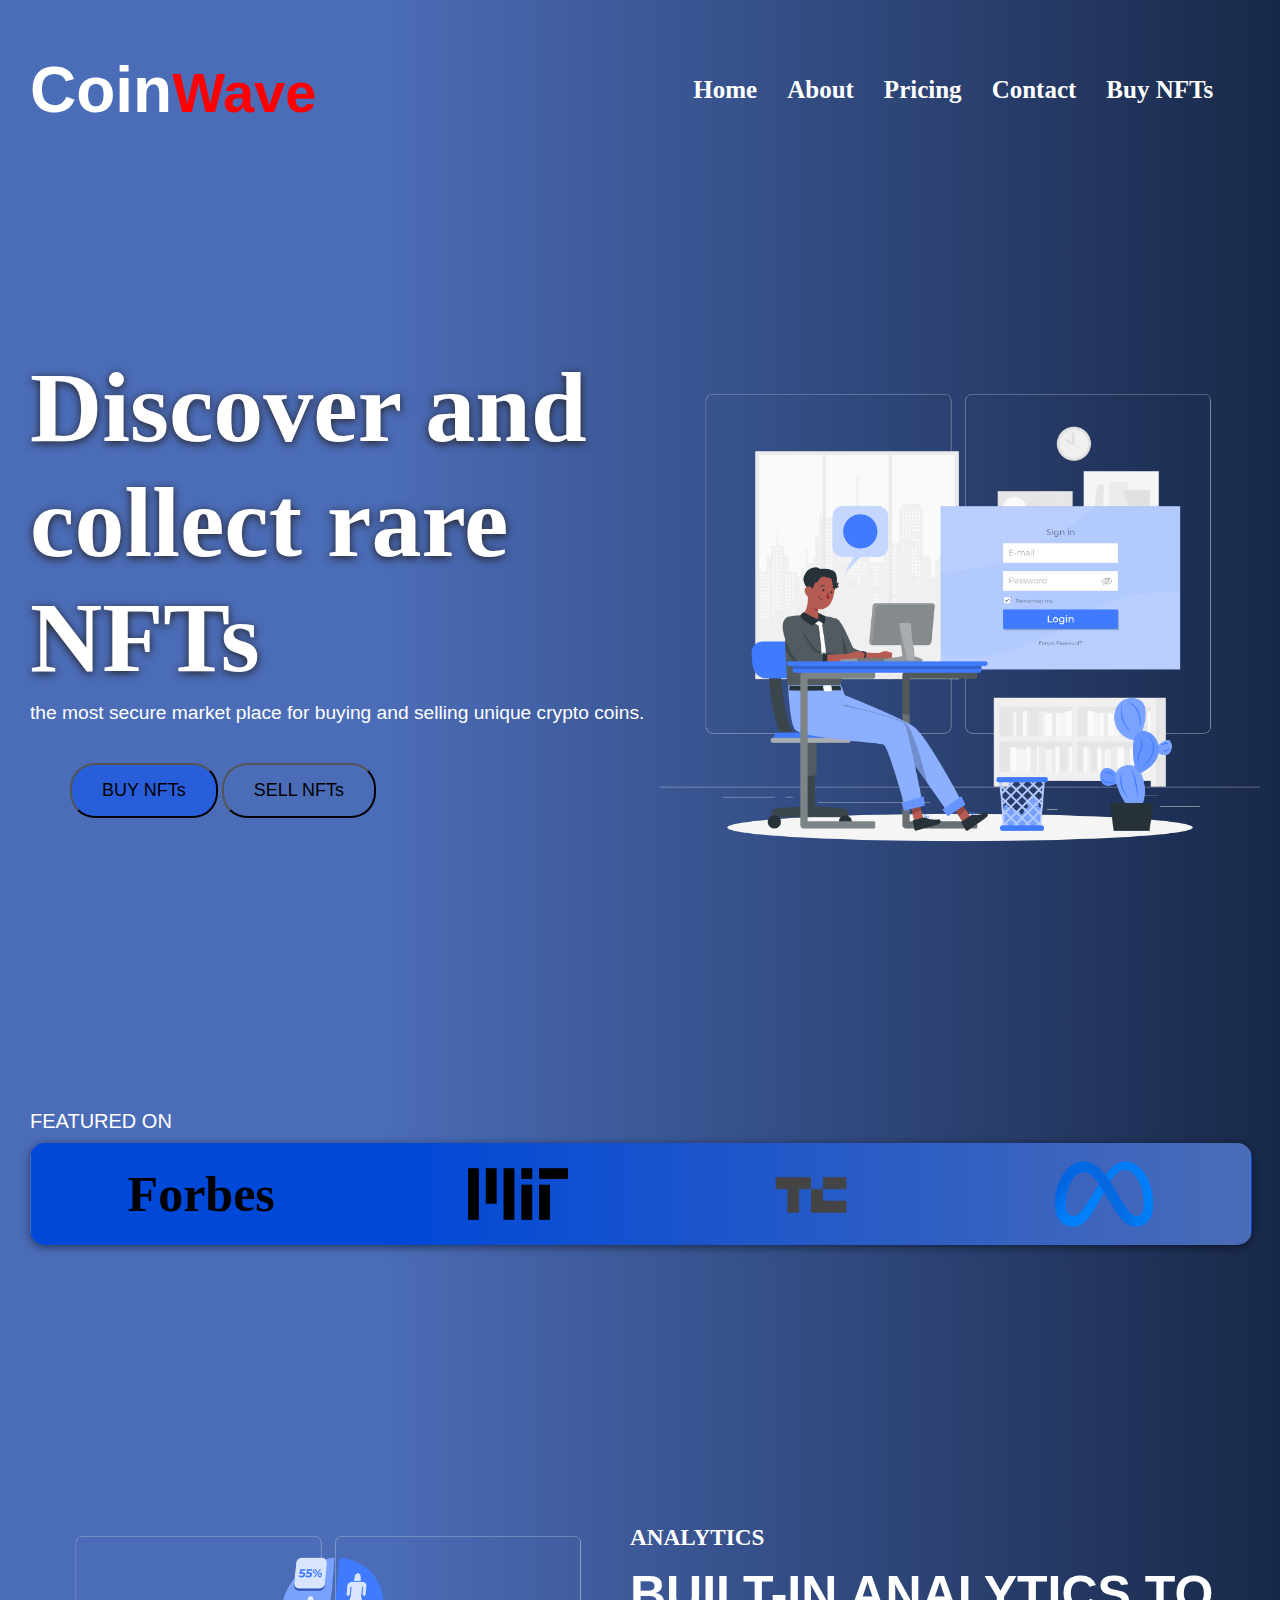
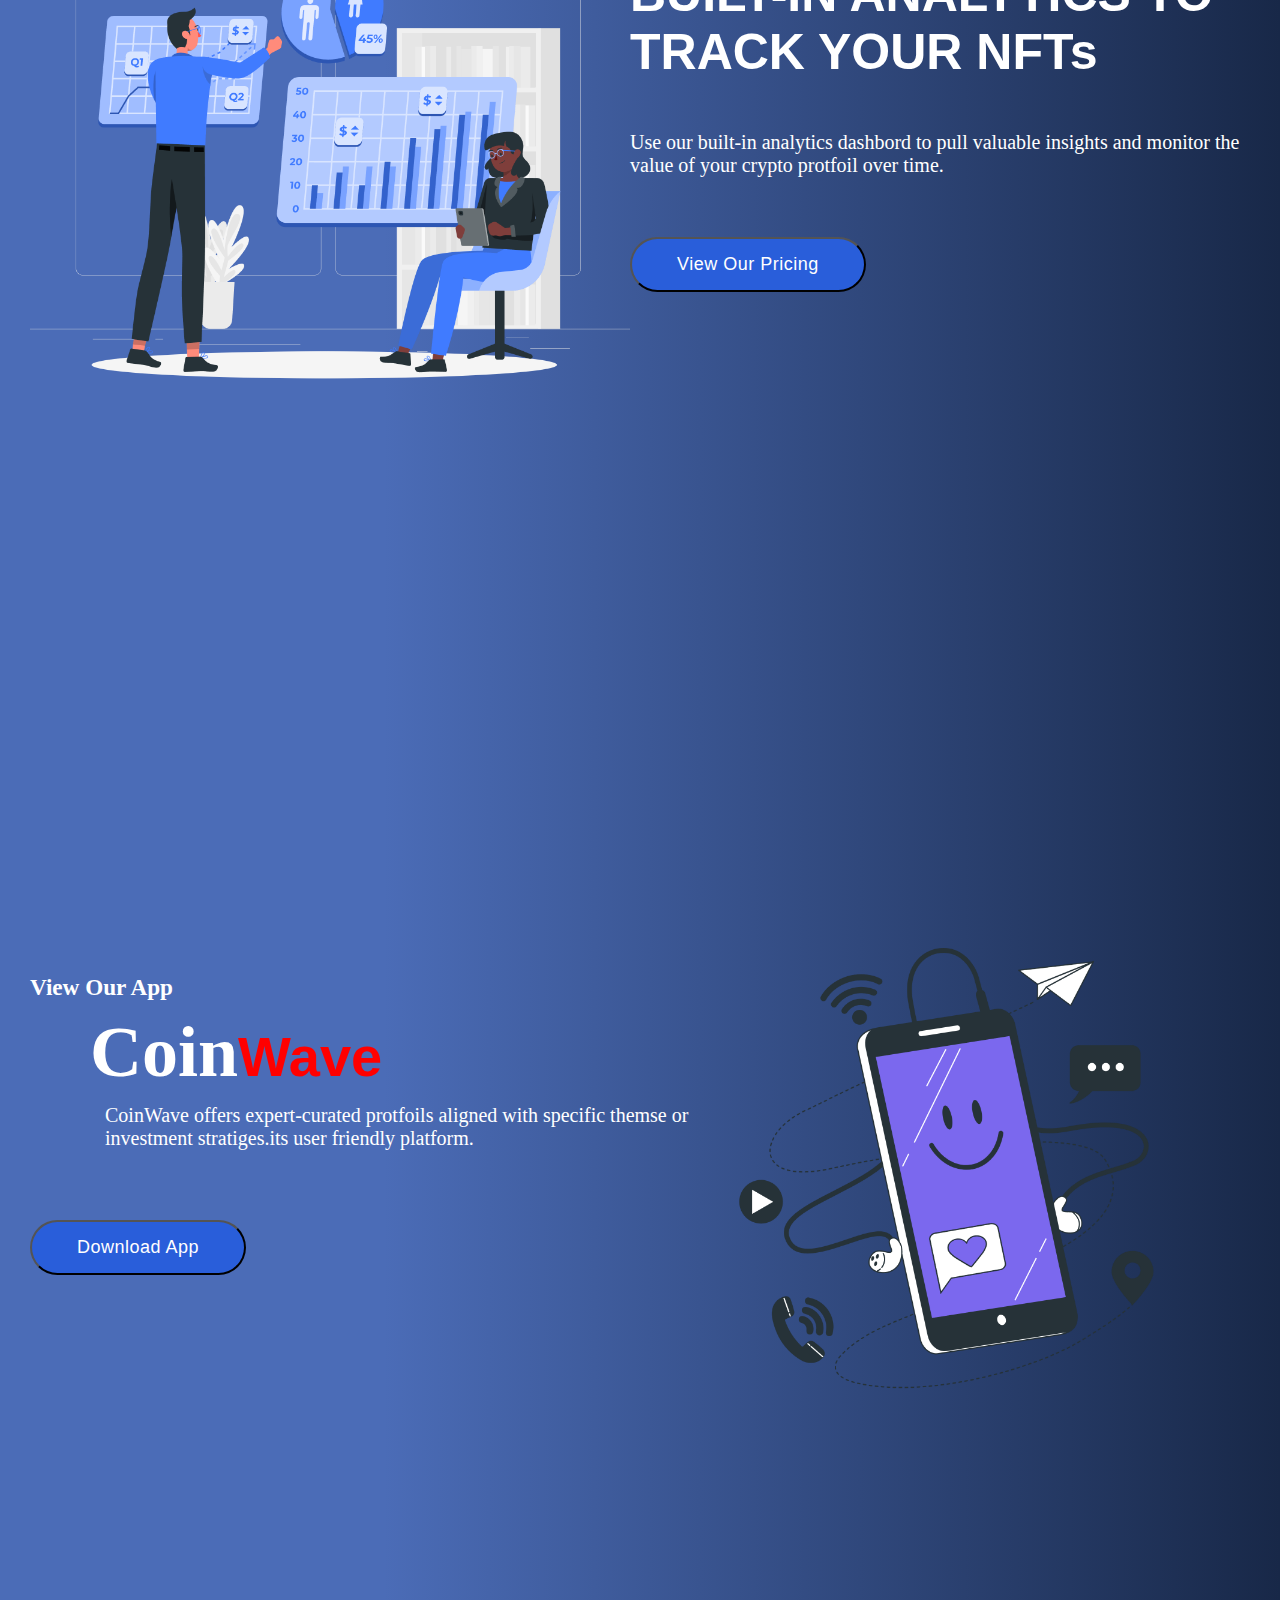
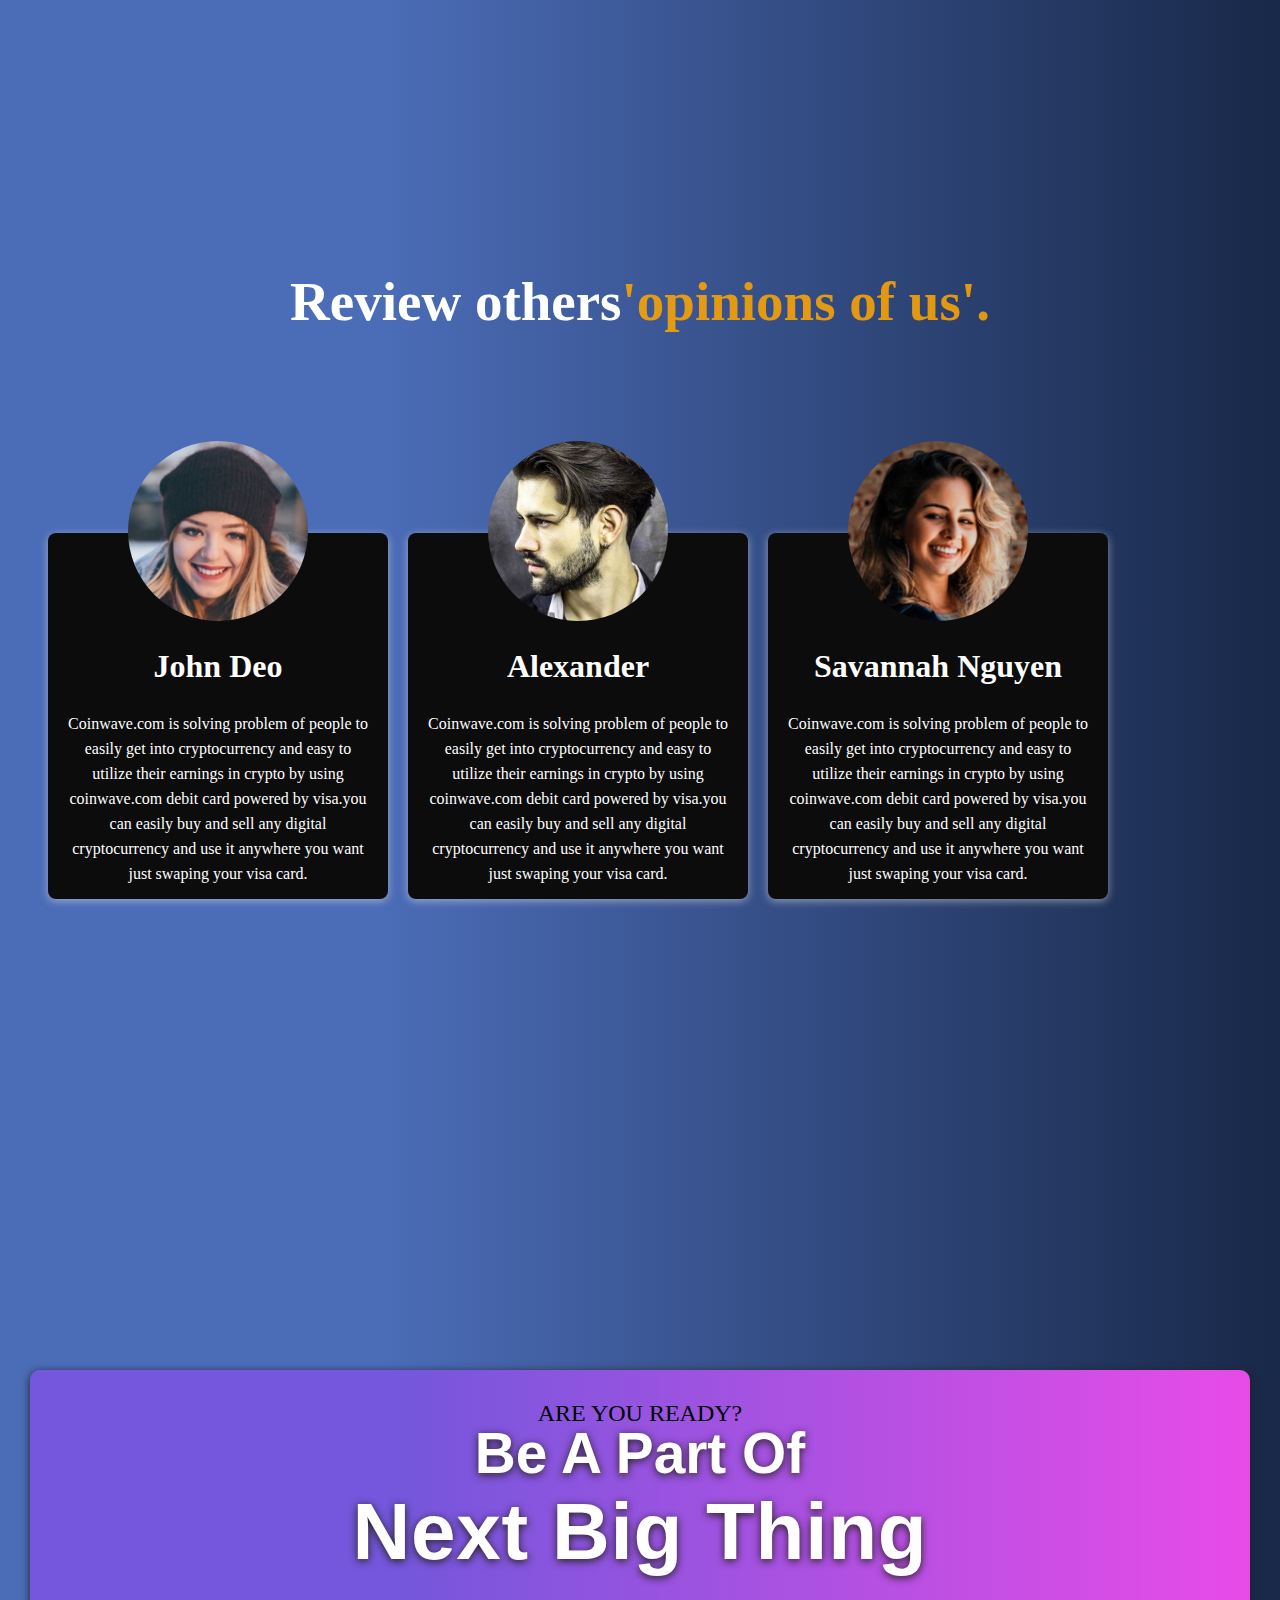
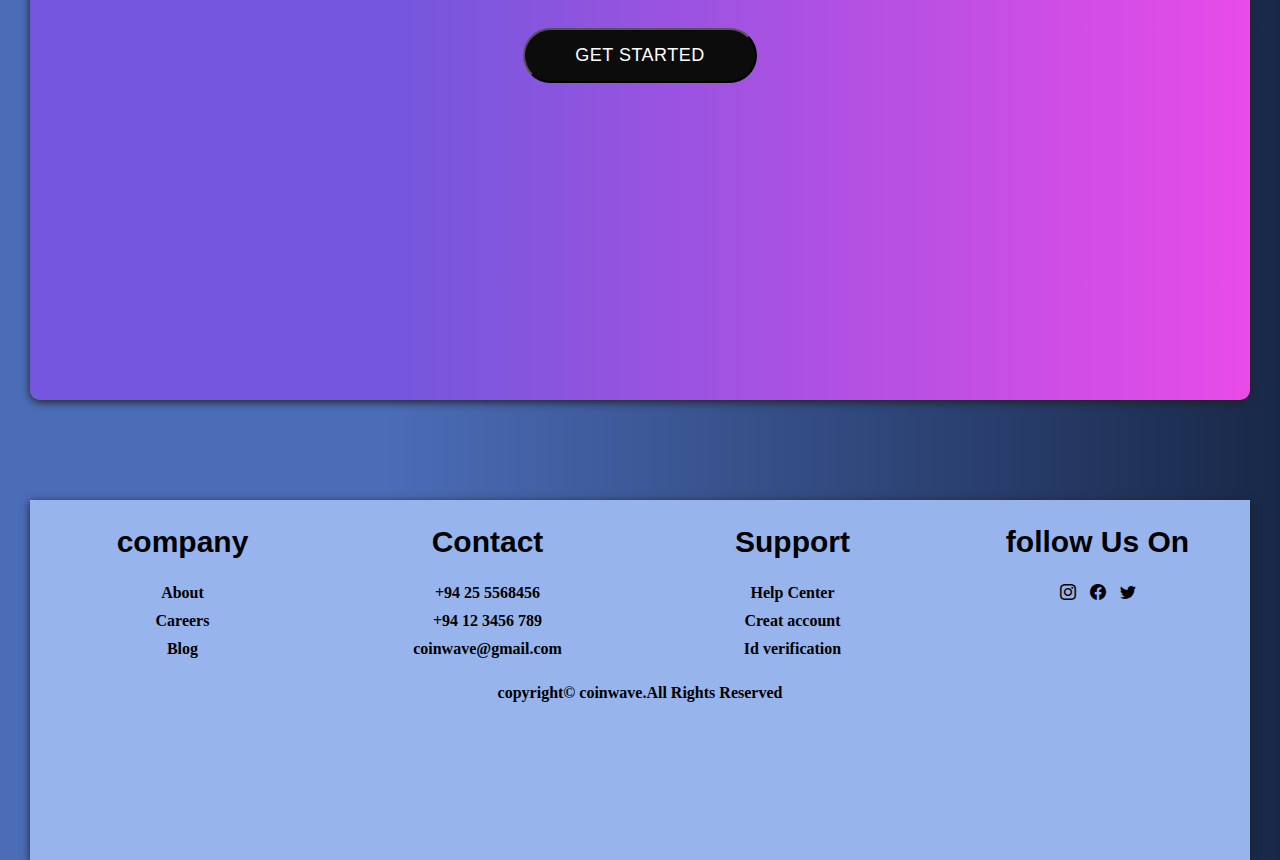
<file: coinwave/index.html>
<!DOCTYPE html>
<html lang="en">
<head>
    <meta charset="UTF-8">
    <meta name="viewport" content="width=device-width, initial-scale=1.0">
    <title>CoinWave</title>
    <link rel="stylesheet" href="style.css">
    <link rel="stylesheet" href="https://cdn.jsdelivr.net/npm/bootstrap-icons@1.11.3/font/bootstrap-icons.min.css">
</head>
<body>
    <!--Navbar-->
    <div class="container">
        <nav>
            <div class="logo">
                <h2>Coin<span>Wave</span></h2>
            </div>

            <ul>
                <li><a href="#Home">Home</a></li>
                <li><a href="#About">About</a></li>
                <li><a href="#pricing">Pricing</a></li>
                <li><a href="#contact">Contact</a></li>
                <li><a href="#Buy">Buy NFTs</a></li>
                
            </ul>

            <div class="icon">
                <i class="fa-solid fa-magnifying-glass"></i>
                <i class="fa-solid fa-heart"></i>
                <i class="fa-solid fa-cart-shopping"></i>
            </div>

        </nav>
        <!--main-->
        <div class="main">

            <div class="men_text">
                <h1>Discover and collect rare NFTs</h1>
                <p>the most secure market place for buying and selling unique crypto coins.</p>
                <div class="main-but">
                    <button class=" buy-button">BUY NFTs</button>
                    
                    <button class="sell-button">SELL NFTs</button>
                </div>
            </div>

            <div class="main_image">
                <img src="./asserts/intro1.png">
            </div>
        </div>    
    </div>
        
        <div class="featured">
            <p>FEATURED ON</p>
            <div class="companies">
                <h3>Forbes</h3>
                <img src="./asserts/mit.png" alt="">
                <img src="./asserts/techcrunch.png" alt="">
                <img src="./asserts/meta.png" alt="">
            </div>
        </div>
        <div class="analytics side">
            <div class="img">
                <img src="./asserts/analytics.png" alt="">
            </div>
            <div class="analytics-desc">
                <h6>ANALYTICS</h6>
                <h3>BUILT-IN ANALYTICS TO TRACK YOUR NFTs</h3>
                <p>Use our built-in analytics dashbord to pull valuable insights and monitor the value of your crypto protfoil over time. </p>
                <button >View Our Pricing</button>

            </div>
        </div>
        <div class="app ">
            <div class="app-desc">
                <h6>View Our App</h6>
                <h2>Coin<span>Wave</span></h2>
                <p> CoinWave offers expert-curated protfoils aligned with specific themse or investment stratiges.its user friendly platform.</p>
                <button>Download App</button>
            </div>
            <div class="img">
                <img src="./asserts/app.png" alt="">
            </div>
        </div>
        <div class="rev-container">
            <div class="rev-title">
                <h2>Review others<span>'opinions of us'.</span> </h2>
            </div>
            <div class="review-box">
                <div class="review-card">
                    <div class="review-profile">
                        <img src="./asserts/review_1.png" alt="">

                    </div>
                    <div class="review-text">
                        <h2>John Deo</h2>
                        <p>Coinwave.com is solving problem of people to easily get into cryptocurrency and easy to utilize their earnings in crypto by using coinwave.com debit card powered by visa.you can easily buy and sell any digital cryptocurrency and use it anywhere you want just swaping your visa card.</p>
                    </div>
                </div>
                <div class="review-card">
                    <div class="review-profile">
                        <img src="./asserts/review_2.png" alt="">

                    </div>
                    <div class="review-text">
                        <h2>Alexander</h2>
                        <p>Coinwave.com is solving problem of people to easily get into cryptocurrency and easy to utilize their earnings in crypto by using coinwave.com debit card powered by visa.you can easily buy and sell any digital cryptocurrency and use it anywhere you want just swaping your visa card.</p>
                    </div>
                </div>
                <div class="review-card">
                    <div class="review-profile">
                        <img src="./asserts/review_3.png" alt="">

                    </div>
                    <div class="review-text">
                        <h2>Savannah Nguyen</h2>
                        <p>Coinwave.com is solving problem of people to easily get into cryptocurrency and easy to utilize their earnings in crypto by using coinwave.com debit card powered by visa.you can easily buy and sell any digital cryptocurrency and use it anywhere you want just swaping your visa card.</p>
                    </div>
                </div>
            </div>
            
        </div>
        <div class="start">
            <p>ARE YOU READY?</p>
            <h2>Be A Part Of</h2>
            <h1>Next Big Thing</h1>
            <button>GET STARTED</button>
        </div>
        <footer>
            <div class="footer-main">
                <div class="footer-tag">
                    <h2>company</h2>
                    <p>About</p>
                    <p>Careers</p>
                    <p>Blog</p>
                </div>
                <div class="footer-tag">
                    <h2>Contact</h2>
                    <p>+94 25 5568456</p>
                    <p>+94 12 3456 789</p>
                    <p>coinwave@gmail.com</p>
                </div>
                <div class="footer-tag">
                    <h2>Support</h2>
                    <p>Help Center</p>
                    <p>Creat account</p>
                    <p>Id verification</p>

                </div>
                <div class="footer-tag">
                    <h2>follow  Us On</h2>
                    <i class="bi bi-instagram"></i>
                    <i class="bi bi-facebook"></i>
                    <i class="bi bi-twitter"></i>

                </div>
            </div>
            <div class="copy">
                <p>copyright&copy coinwave.All Rights Reserved</p>
                </div>
        </footer>
    

    
</body>
</html>
</file>
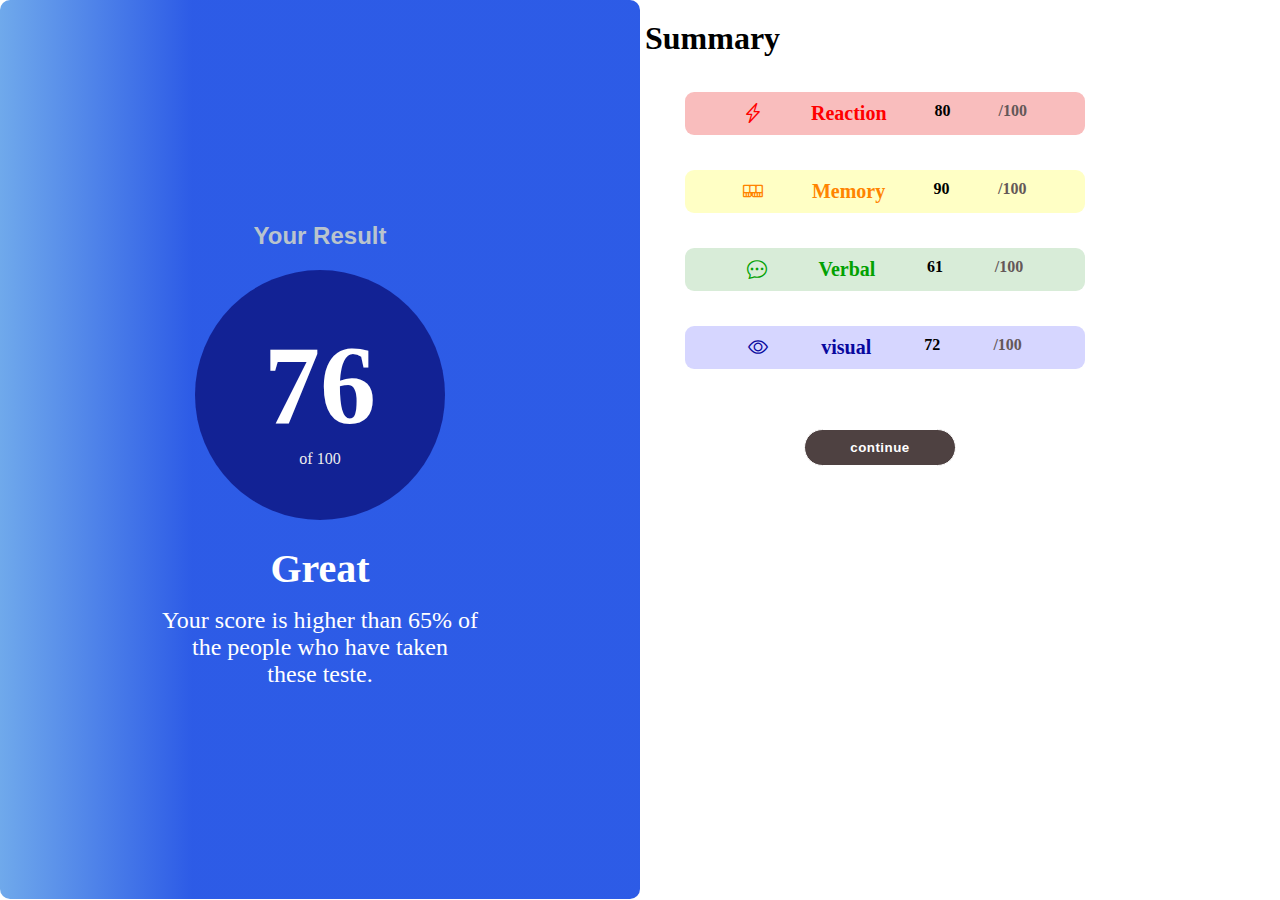
<file: creditscore/index.html>
<!DOCTYPE html>
<html lang="en">
<head>
    <meta charset="UTF-8">
    <meta name="viewport" content="width=device-width, initial-scale=1.0">
    <title>Credit-score</title>
    <link rel="stylesheet" href="style.css">
    
    <link rel="stylesheet" href="https://cdn.jsdelivr.net/npm/bootstrap-icons@1.11.3/font/bootstrap-icons.min.css">
</head>
<body>
    <div class="container">
        <div class="result">
            <h3>Your Result</h3>
            <div class="score">
                <h3>76</h3>
                <p>of 100</p>

            </div>
            <h2>Great</h2>
            
            <p>Your score is higher than 65% of</p>
               <p> the people who have taken</p> 
                      <p> these teste.</p>
            
        </div>
        <div class="summary">
            <h3>Summary</h3>
            <ul class="summary-list">
                <li class="color1" >
                <i id="reaction" class="bi bi-lightning-charge"></i>
                    <h4 id="reaction">Reaction</h4>
                  <p> 80</p>
                  <span>/100</span></li>
                </li>
                <li class="color2">
                 <i id="memory" class="bi bi-memory"></i>
                 <h4 id="memory">Memory  </h4>
                 <P>90</p>
                 <span>/100</span>
                </li>
                <li class="color3">
                <i id="verbal" class="bi bi-chat-dots"></i>
                    <H4 id="verbal">Verbal</H4>
                     <p>61</p>
                     <span>/100</span>
                </li>
                <li class="color4">
                 <i id="visual" class="bi bi-eye"></i>
                 <h4 id="visual">visual</h4>
                 <p>72</p>
                 <span>/100</span>
                </li>

            </ul>
            <button>continue</button>
        </div>
    </div>
    
</body>
</html>
</file>
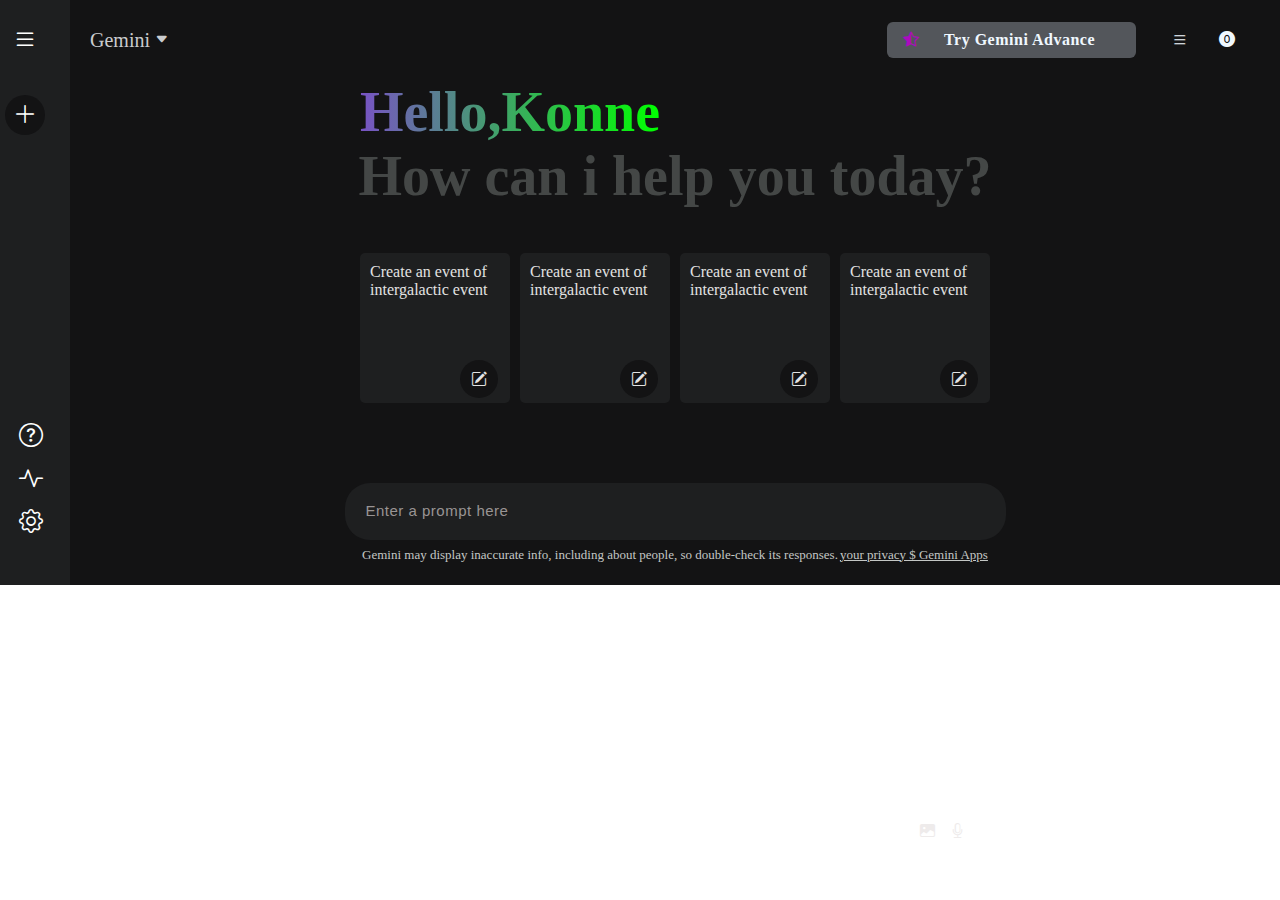
<file: Gemini-ai/index.html>
<!DOCTYPE html>
<html lang="en">
<head>
    <meta charset="UTF-8">
    <meta name="viewport" content="width=device-width, initial-scale=1.0">
    <title>Gemini-Ai</title>
    <link rel="stylesheet" href="style.css">
    <link rel="stylesheet" href="https://cdn.jsdelivr.net/npm/bootstrap-icons@1.11.3/font/bootstrap-icons.min.css">

</head>
<body>
    <div class="parent">
        <div class="child header"> 
            <div class="header-logo">
                <h4 class="title">Gemini</h4>
                <i class="logo bi bi-caret-down-fill"></i>
            </div>
            <div class="header-">
                <div class="advance">
                 <div class="border-h child1">   
                   <i class="child11 star bi bi-star-half"></i>
                   <h5 class="child11">Try Gemini Advance</h5>
                 </div> 

                 <i class="child12 border-h  child11 bi bi-list"></i>

                 <i class="child11 bi bi-0-circle-fill"></i>
                    
                </div>
                

            </div>
        </div>
        <div class="child nav-bar">
            
                <div class="menu">
                    <div class="border-h menu-icon">
                        <i class="bi bi-list"></i>
                    </div>
                    <div class="plus-icon">
                        <i class="bi bi-plus-lg"></i>
                    </div>
                </div>
                <div class="iconsdown">
                    <i class="border-h bi bi-question-circle"></i>
                    <i class="border-h bi bi-activity"></i>
                    <i class="border-h bi bi-gear"></i>
                </div>
            
        </div>
        <div class="child main">
            
            <div class="name">
                <h1>Hello,Konne</h1>
                <h2>How can i help you today?</h2>
            </div>
            <div class="containers">
                <div class="border-h container">
                    <p>Create an event of intergalactic event</p>
                    <i class="bi bi-pencil-square"></i>
                </div>
                <div class="border-h container">
                    <p>Create an event of intergalactic event</p>
                    <i class="bi bi-pencil-square"></i>
                </div>
                <div class="border-h container">
                    <p>Create an event of intergalactic event</p>
                    <i class="bi bi-pencil-square"></i>
                </div>
                <div class="border-h container">
                    <p>Create an event of intergalactic event</p>
                    <i class="bi bi-pencil-square"></i>
                </div>
            </div>
        </div>
        <div class="child input1">
            <div class="input2">
             <input type="text" placeholder="Enter a prompt here">
             <i class="bi bi-image-fill"></i>
             <i class="bi bi-mic"></i>
            </div>  
            <div class="foot">
                <p>Gemini may display inaccurate info, including about people, so double-check its responses.</p>
                <a href="">your privacy $ Gemini Apps</a>
            </div>  
        </div>
    </div>
    
</body>
</html>
</file>
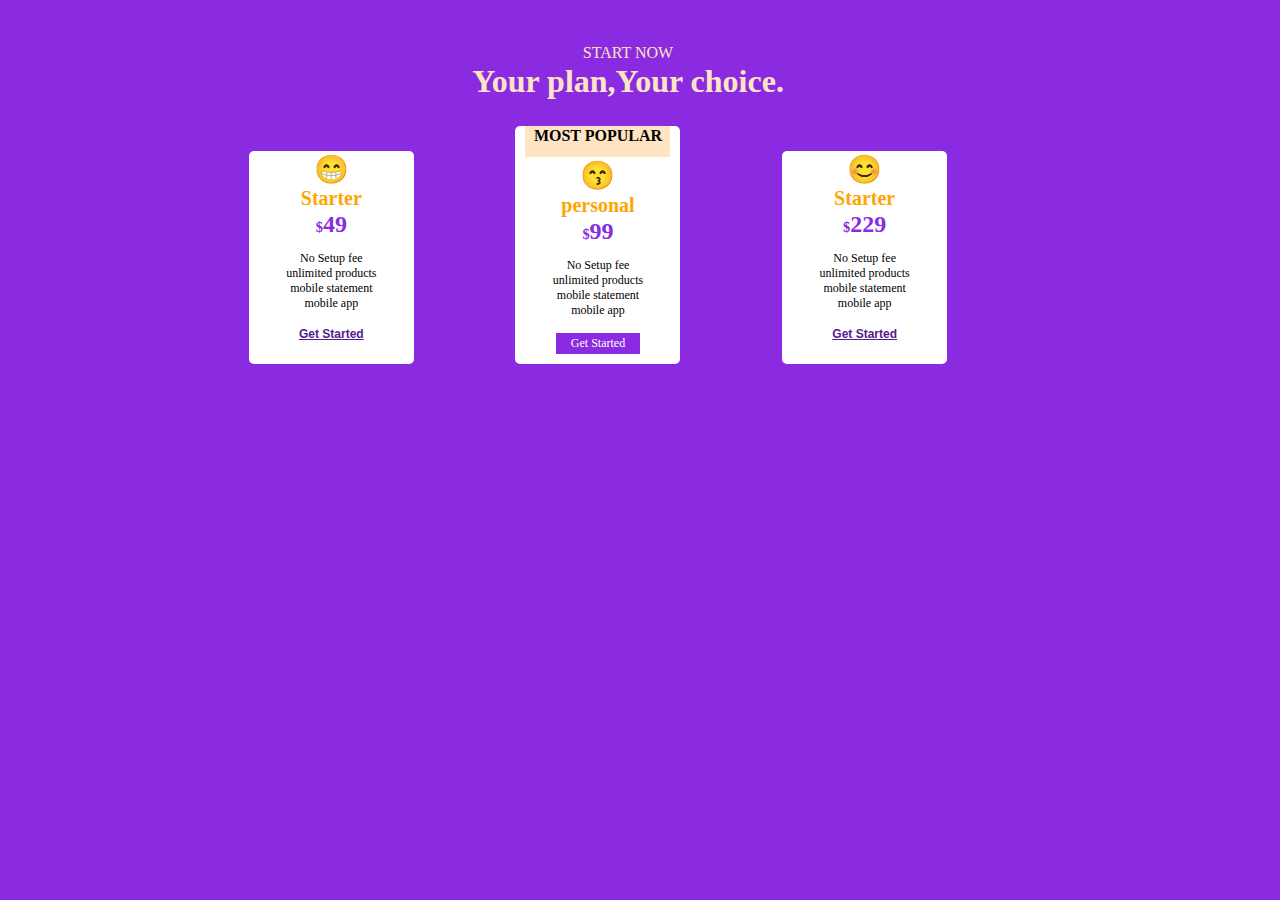
<file: pricing-card/index.html>
<!DOCTYPE html>
<html lang="en">
<head>
    <meta charset="UTF-8">
    <meta name="viewport" content="width=device-width, initial-scale=1.0">
    <title>pricing-card</title>
    <link rel="stylesheet" href="style.css">
</head>
<body>
    <div class="container">
        <p id="title"> START NOW</p>
        <h3 id="head">Your plan,Your choice.</h3>
        <div class="plans">
            <div class="plan">
                <h5>😁</h5>
                <h3>Starter</h3>
                <p><span>$</span>49</p>
                <ul>
                    <li>No Setup fee</li>
                    <li>unlimited products</li>
                    <li>mobile statement</li>
                    <li>mobile app</li>
                   
                    
                </ul>
                <a href="">Get Started</a>

            </div>
            <div class=" popular">
                <h4>MOST POPULAR</h4>
                <h5>😙</h5>
                <h3>personal</h3>
                <p><span>$</span>99</p>
                <ul>
                    <li>No Setup fee</li>
                    <li>unlimited products</li>
                    <li>mobile statement</li>
                    <li>mobile app</li>
                   
                    
                </ul>
                <a href="">Get Started</a>

            </div>
            <div class="plan">
                <h5>😊</h5>
                <h3>Starter</h3>
                <p><span>$</span>229</p>
                <ul>
                    <li>No Setup fee</li>
                    <li>unlimited products</li>
                    <li>mobile statement</li>
                    <li>mobile app</li>
                   
                    
                </ul>
                <a href="">Get Started</a>
            </div>
        </div>
    </div>
    
</body>
</html>
</file>
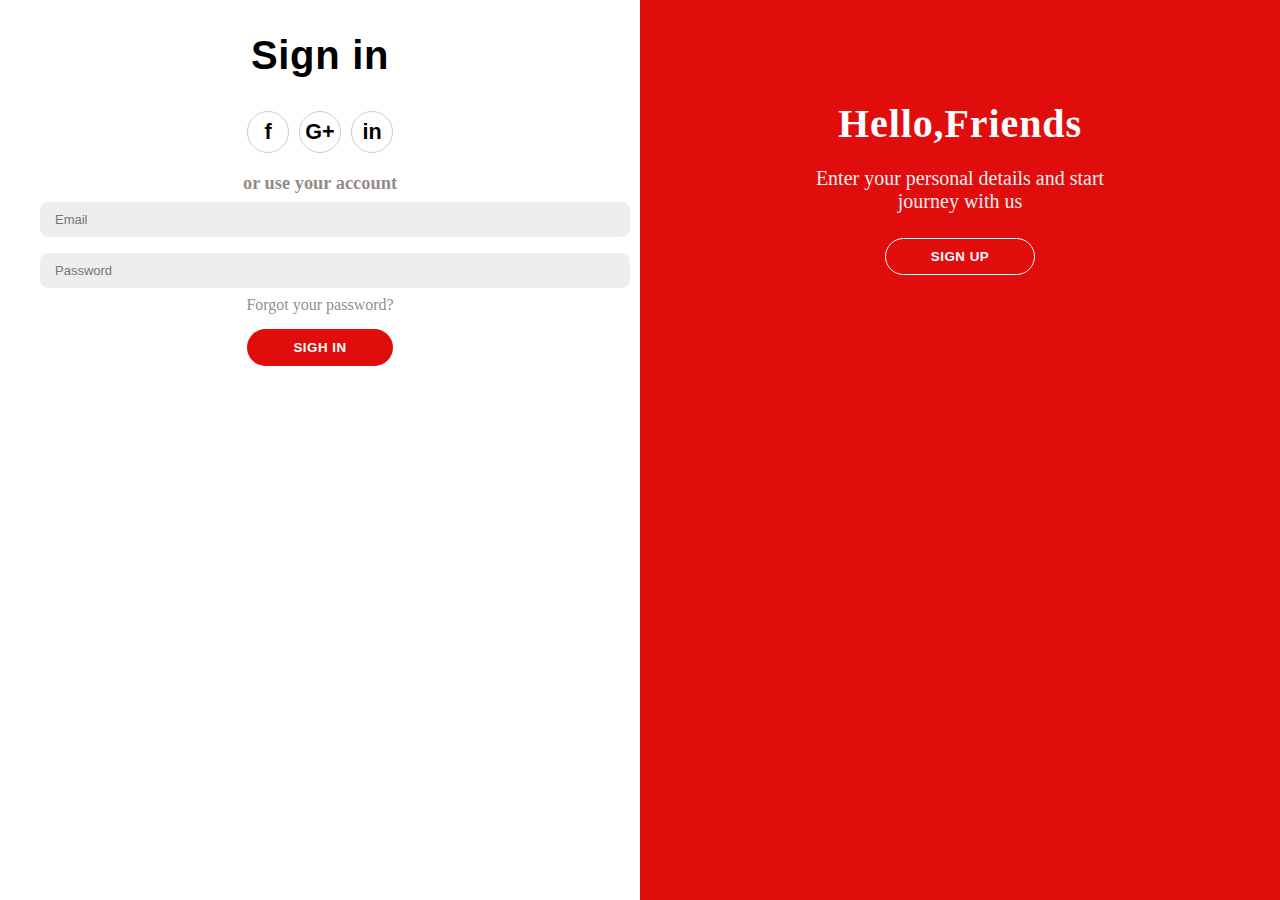
<file: signin/index.html>
<!DOCTYPE html>
<html lang="en">
<head>
    <meta charset="UTF-8">
    <meta name="viewport" content="width=device-width, initial-scale=1.0">
    <title>Document</title>
    <link rel="stylesheet" href="style.css">
</head>
<body>
    <div class="container">
        <div class="signin">
            <h2>Sign in</h2>
            
            <div class="social-icons">
                    <p>f</p>
                    <p>G+</p>
                    <p>in</p>
            </div>
            <h4>or use your account</h4>
            <div class="form">
                <form action="post">

                    <input id="input" type="email" placeholder="Email">
                    <input id="input" type="password" placeholder="Password">
                    <a href="">Forgot your password?</a><br>
                    <button>SIGH IN</button>

                </form>
            </div>

        </div>
            
        <div class="signup">
            <h2>Hello,Friends</h2>
            <p>Enter your personal details and start </p>
                 <p>journey with us</p>
            <button>SIGN UP</button>
            
        </div>
    </div>
</body>
</html>
</file>
<file: coinwave/style.css>
body{
    background: linear-gradient(90deg,#4b6cb7 30%,#182848);
    margin: 0px 30px 0px;
    padding: 0;
    box-sizing: border-box;
    
}
.container{
    width: 100%;
    height: 100vh;
    margin-bottom: 40px;
}
nav{
    display: flex;
    justify-content: space-between;
    
}
.logo h2{
    color: white;
    font-size: 4rem;
    font-family: 'Franklin Gothic Medium', 'Arial Narrow', Arial, sans-serif;
}
.logo h2:hover{
    color: red;
}

.logo h2 span{
    color: red;
    font-size: 3.5rem;
}
.logo h2 span:hover{
    color: white;
}

.container nav ul{
    list-style: none;
    display: flex;
    align-items: center;
    justify-content: end;
    position: relative;
    right: -150px;

}
.container nav ul li{
    
    margin: 0 15px;
    
}
.container nav ul li a{
    text-decoration: none;
    color:white;
    font-weight: bold;
    font-size: 25px;
    
}
.container nav ul li a:hover{
    color: orange;
    text-decoration: underline;
    
}
.main{
    display: flex;
    align-items: center;
    justify-content: space-around;
    width: 100%;
    height: 100vh;
}
.men_tex{
    display: flex;
    flex-direction: column;
}
.main .men_text h1{
    font-size: 100px;
    position: relative;
    top: -60px;
    color: white;
    text-shadow: 0 2px 8px rgb(35, 32, 32);
}
.main_image img{
    width: 600px;
    position: relative;
    left: 10px;
}
.men_text p{
    color: white;
    font-size: 1.2rem;
    font-family: Arial, Helvetica, sans-serif;
    position: relative;
    top:-120px
}
.main-text.main-but{
    display: flex;
    gap: 50px;
    
}
.buy-button,.sell-button{
    position: relative;
    top: -100px;
    left: 40px;
    
    padding: 15px 30px;
    background-color: #295eda;
    border-radius: 25px;
    font-size: 18px;
    cursor: pointer;
}
.sell-button{
    background-color: transparent;

}
.featured{
    width: 100%;
    height: 30vh;
    margin-bottom: 50px;
    margin-top: 200px;
    
}
.featured p{
    color: white;
    font-size: 1.25rem;
    position: relative;
    bottom: -10px;
    font-family: 'Franklin Gothic Medium', 'Arial Narrow', Arial, sans-serif;
   
}
.companies{
    width: 100%;
    height: 100px;
   border: 1px solid transparent;
    display: flex;
    align-items: center;
    justify-content: space-around;
    background: linear-gradient(90deg,#0048d7 30%,#4b6cb7);
    border-radius: 15px;
    box-shadow: 0 2px 8px rgba(0,0,0,0.5);
}
.companies h3{
    font-size: 50px;
    font-family: 'Segoe UI', Tahoma, Geneva, Verdana, ;
}
.companies img{
    width: 100px;
    color: white;
}
.analytics{
    width: 100%;
    height: 100vh;
    display: flex;
    margin: 100px 0px;

    

}
.analytics img{
    width: 600px;
}
.analytics-desc h6{
    color: white;
    font-size: 1.45rem;
    font-size: 'Franklin Gothic Medium', 'Arial Narrow', Arial, sans-serif;
}
.analytics-desc h3{
     color: white;
     font-size: 50px;
     font-family: 'Segoe UI', Tahoma, Geneva, Verdana, sans-serif;
     position: relative;
     top: -40px;
}
.analytics-desc p{
    color: white;
    font-size: 1.25rem;
    position: relative;
    top: -40px;
}
.analytics-desc button{
    background-color: #295eda;
    padding: 15px 45px;
    border-radius: 50px;
    letter-spacing: 0.5px;
    cursor: pointer;
    color: white;
    font-size: 18px;
}
.app{
width: 100%;
height: 100vh;
display: flex;
margin: 100px 0px;

}
.app img{
    width: 600px;
}
.app-desc h6{
    color: white;
    font-size: 1.45rem;
    position: relative;
    top: 50px;
    font-size: 'Franklin Gothic Medium', 'Arial Narrow', Arial, sans-serif;
}
.app-desc h2{
    color: white;
    font-size: 4.5rem;
    position: relative;
    left: 60px;
    font-family: Georgia, 'Times New Roman', Times, serif;

}
.app-desc span{
    color: red;
    font-size: 3.5rem;
    font-family: 'Franklin Gothic Medium', 'Arial Narrow', Arial, sans-serif;
}
.app-desc p{
    color: white;
    font-size: 1.25rem;
    position: relative;
    top: -50px;
    left: 75px;

}
.app-desc button{
    background-color: #295eda;
    padding: 15px 45px;
    border-radius: 50px;
    letter-spacing: 0.5px;
    cursor: pointer;
    color: white;
    font-size: 18px;
    

}
.rev-container{
    width: 100%;
    height: 100vh;
    margin: 100px 0px 200px;
}
.rev-container h2{
    font-size: 55px;
    color: white;
    display: flex;
    justify-content: center;
    align-items: center;
    flex-direction: row;
}
.rev-container span{
    color: rgba(255, 166, 0, 0.863);
    font-family: mv boli;
    

}
.review-box{
    width: 95%;
    display: flex;
    margin: 200px 8px 100px;
}
.review-card{
    width: 300px;
    height: 350px;
    border-radius: 8px;
    padding: 8px 20px;
    margin: 0px 10px;
    background-color: #0c0c0d;
    box-shadow: 0 2px 8px rgba(240, 238, 238, 0.5);
    display: flex;
    flex-direction: column;

}
.review-profile{
    display: flex;
    justify-content: center;

}
.review-profile img{
    width: 180px;
    height: 180px;
    border-radius: 50%;
    position: relative;
    top: -100px;
}
.review-text{
    text-align: center;
}
.review-text h2{
    font-size: 2rem;
    position: relative;
    top: -100px;
}
.review-text p{
    color: white;
    position: relative;
    top: -100px;
    line-height: 25px;
}
.start{
    width: 100%;
    height: 70vh;
    margin: 100px 0px;
    border-radius: 10px;
    text-align: center;
    background: linear-gradient(90deg,rgb(116, 87, 220)30%,rgb(232, 75, 232));
    box-shadow: 0 2px 8px rgb(35, 32, 32);;
}
.start p{
    font-size: 1.5rem;
    margin-top: 50px;
    font-family: Cambria, Cochin, Georgia, Times, 'Times New Roman', serif;
    position: relative;
    top: 30px;
    
}
.start h2{
    color: white;
    font-size: 3.55rem;
    font-family: Verdana, Geneva, Tahoma, sans-serif;
    margin: 0;
    padding: 0;
    text-shadow: 0 2px 8px rgb(35, 32, 32);

}
.start h1{
    color: white;
    font-size: 5rem;
    font-family: 'Franklin Gothic Medium', 'Arial Narrow', Arial, sans-serif;
    letter-spacing: 0.75px;
    margin: 0;
    padding: 0;
    text-shadow: 0 2px 8px rgb(35, 32, 32);
}
.start button{
    background-color: #0c0c0d;
    color: white;
    margin-top: 50px;
    padding: 15px 50px;
    border-radius: 35px;
    font-size: 18px;
    letter-spacing: 0.5px;
    cursor: pointer;
}
footer{
    width: 100%;
    background-color: #97b4ed;
    height: 40vh;
    box-shadow: 0 2px 8px rgb(35, 32, 32);;
}
.footer-main{
    display: grid;
    grid-template-columns: 1fr 1fr 1fr 1fr;
    
}
.footer-tag{
    text-align: center;
}
.footer-tag h2{
    font-size: 30px;
    margin-bottom: 25px;
    font-family: 'Trebuchet MS', 'Lucida Sans Unicode', 'Lucida Grande', 'Lucida Sans', Arial, sans-serif;

}
.footer-tag p{
    margin: 10px 0px;
    font-weight: bold;
    cursor: pointer;

}
.footer-tag i{
    margin: 0 5px;
    cursor: pointer;
}
.copy{
    text-align: center;
    font-weight: bold;

}
.footer-tag i:hover{
    color: orange;
}
</file>
<file: creditscore/style.css>
*{
    margin: 0;
    padding: 0;
    box-sizing: border-box;
    text-align: center;
}
.container{
   /* width: 1200px;*/
    display: flex;
    height: 100vh;
    
}
.result{
    background: hsla(212, 76%, 68%, 1);

     background: linear-gradient(0deg, hsla(212, 76%, 68%, 1) 20%, hsla(225, 79%, 54%, 1) 30%);

     background: -moz-linear-gradient(0deg, hsla(212, 76%, 68%, 1) 20%, hsla(225, 79%, 54%, 1) 30%);

     background: -webkit-linear-gradient(0deg, hsla(212, 76%, 68%, 1) 0%, hsla(225, 79%, 54%, 1) 30%);

     filter: progid: DXImageTransform.Microsoft.gradient( startColorstr="#6EA8EB", endColorstr="#2E5CE6", GradientType=1 );









    width: 50%;
    border-radius: 10px;
    margin: 0px 0px 1px 0px;
    display: flex;
    flex-direction: column;
    justify-content: center;
    align-items: center;
}
.result>h3{
    font-family: 'Trebuchet MS', 'Lucida Sans Unicode', 'Lucida Grande', 'Lucida Sans', Arial, sans-serif;
    font-weight: bold;
    color: rgb(185, 196, 205);
    margin: 10px;
    font-size: 1.5rem;
}
.score{
    background-color: rgba(4, 4, 106, 0.655);
    border-radius: 50%;
    width: 250px;
    height: 250px;
    margin: 10px;
    display: flex;
    flex-direction: column;
    justify-content: center;
    align-items: center;
    
}
.score>h3{
    color: white;
    font-size: 7rem;
    margin-bottom: 0px;
    
    

}
.score>p{
    color: #eee;
    margin-top: 0px;
    
}
.result>h2{
    color: white;
    margin: 15px;
    font-size: 2.5rem;

}
.result>p{
    color: rgb(255, 255, 255);
    font-size: 1.5rem;
    margin: 0px 1px;
}
.summary h3{
    margin: 10px;
    font-size: 2rem;
    text-align: left;
    margin: 20px 5px ;
    font-weight: bold;
}

.icons{
    display: flex;
    flex-direction: column;
    justify-content: space-between;
    width: 100%;
}
.summary-list{
    list-style: none;
    padding-left: 10px;

}

li{
   
    width: 400px;
    display: flex;
    justify-content: space-evenly;
    padding: 10px ;
    border-radius: 9px;
    margin: 35px 35px 35px 35px;
}
#reaction{
    color: red;
    font-size: 1.25rem;
    
}
.summary-list p{
    font-size: 1rem;
    font-weight: bold;
    color:black;
}
.summary-list span{
    font-size: 1rem;
    font-weight: bold;
    color:rgb(100, 88, 88);
}
#memory{
    color: rgb(255, 132, 0);
    font-size: 1.25rem;
    
}
#verbal{
    color: rgb(2, 161, 2);
    font-size: 1.25rem;

}
#visual{
    color: rgb(8, 8, 158);
    font-size: 1.25rem;
}
.color1{
    background-color: #e8101046;

}
.color2{
    background-color:rgba(255, 255, 0, 0.226) ;

}
.color3{
    background-color: rgba(0, 128, 0, 0.153);
}
.color4{
    background-color: rgba(0, 0, 255, 0.162);
}
button{
    margin: 25px 10px;
    border-radius: 25px;
    padding: 10px 45px;
    background-color: rgb(78, 65, 65);
    color: #fff;
    border: 1px solid transparent;
    font-weight: 600;
    letter-spacing: 0.5px;
    cursor: pointer;
    border: 1px solid white;
}
</file>
<file: Gemini-ai/style.css>
*{
    margin: 0;
    padding: 0;
    box-sizing: border-box;
}
.parent{
    display: grid;
    
    grid-template-columns: 70px 9fr;
    grid-template-rows: 80px 355px 150px;
    grid-template-areas: 
    "n h"
    "n m"
    "n i";

}
.child{
     background-color: #131314;
   
}
.header{
    grid-area: h;
    display: flex;
    justify-content: space-between;
    align-items: center;
    

}
.nav-bar{
    grid-area: n;
    background-color: #1E1F20;
    display: flex;
    flex-direction: column;
    justify-content: space-between;
    align-items: baseline;
    
   

}
.main{
    grid-area: m;

}
.input{
    grid-area: i;
    background-color: #CACCCE;

}
.header-logo{
   
    display: flex;
    align-items: center;
    justify-content: center;
    margin: 20px;

   
}
.title{
    color: #CACCCE;
    font-size: 1.25rem;
    font-weight: normal;
}
.logo{
    color: #CACCCE;
    font-size: 0.85rem;
    padding-left: 5px;
}


.advance{
    display: flex;
    align-items: center;
    justify-content: center;
    font-size: 1.25rem;
    color: aliceblue;
    margin-right: 20px;
    
}
.menu{
    padding-top:20px ;
    display: flex;
    flex-direction: column;
    align-items: center;
    justify-content: space-between;
    margin-left: 5px;
    

    
    
}
.child1{
    
    display: flex;
    flex-direction: row;
    justify-content: center;
    align-items: center;
    margin: 10px 30px;
    
    background-color: rgba(164, 171, 178, 0.447);
    padding: 8px 15px;
    border-radius: 6px;
    border: 1px solid transparent;
    font-size: 12px;
    letter-spacing: 0.5px;
    cursor: pointer;
}
.child11{
    margin-right:25px ;
    font-size: 1rem;
}
.star{
    color: #ae0bbd;
}
.child12{
    width: 28px;
    height: 28px;
    display: inline-flex;
    justify-content: center;
    align-items: center;
    border-radius: 50%;
}


.menu-icon{
    color: white;
    font-size: 1.5rem;
    margin: 0px 0px 35px 0px;
    
    border-radius: 50%;
    height: 40px;
    width: 40px;
    display: inline-flex;
    align-items: center;
    justify-content: center;
    cursor: pointer;
    
}
.border-h:hover{
    background-color:rgb(95, 87, 87 );
}
.plus-icon{
    color: white;
    font-size: 1.5rem;
    background-color: #131314;
    height: 40px;
    width: 40px;
    border-radius: 50%;
    display: inline-flex;
    align-items: center;
    justify-content: center;
    
}
.iconsdown{
    display: flex;
    flex-direction: column;
    margin:0px 0px 45px 5px;
    align-items: center;
    justify-content: space-between;
    
}
.iconsdown>i{
    color: white;
    margin-left:7px ;
    margin-top:5px ;
    height: 38px;
    width: 38px;
    border-radius: 50%;
    display: inline-flex;
    align-items: center;
    justify-content: center;
    font-size: 1.5rem;
    
}
.name{
    display: flex;
    flex-direction: column;
    align-items: center;
    justify-content: center;
}
.name
    >h1{
    background: linear-gradient(to right, #7853c4 , #00ff00);
    background-clip: text;
    -webkit-background-clip: text;
     color: transparent;
     font-size: 56px;
     font-weight:bold ;
     margin-left: -330px;
    
      
}
.name>h2{
    color: #444746;
    font-size: 56px;
}
.containers{
    margin-top: 40px;
    display: flex;
    align-items: center;
    justify-content: center;
}
.container{
    background-color: #1E1F20;
    width: 150px;
    height: 150px;
    margin: 5px 5px 0px;
    border-radius: 5px;
    display: flex;
    flex-direction: column;
    justify-content: space-between;
}
.container>p{
    color: #e3e3e3;
    padding: 10px;
}
.container>i{
    color: #e3e3e3;
    position: static;
    height: 38px;
    width: 38px;
    background-color: #131314;
    display: inline-flex;
    align-items: center;
    justify-content: center;
    margin-left: 100px;
    margin-bottom: 5px;
    border-radius: 50%;

}
.input1{
    display: flex;
    flex-direction: column;
    align-items: center;
    justify-content: center;
   
}
.input2>input{
    padding: 20px 240px;
    border-radius: 32%;
    margin: 25px 10px 0px;
    border-radius: 25px;
    
    background-color: #1E1F20;
    color: #fff;
    border: 1px solid transparent;
    font-weight: 600;
    letter-spacing: 0.5px;
    cursor: pointer;
    position: relative;
    

}
.input2>input::placeholder{
    color: rgb(153, 148, 148);
    font-size: 15px;
    text-align: left;
    position: relative;
    left: -220px;
    font-weight: 400;
}
.input2>i{
    color: rgb(238, 235, 235);
    font-size: 15px;
    position: absolute;
    right: 1px;
    bottom:60px ;
    
}
.bi-image-fill{
    left:920px ;

    

}
.bi-mic{
    left: 950px;


}
.foot{
    margin-top: 7px;
    display: flex;
    justify-content: space-between;

}
.foot p{
    color: #C4C7C5;
    font-size: 13px;
}
.foot a{
   
    color: #C4C7C5;
    font-size: 13px;
    margin-left: 2px;
}
</file>
<file: pricing-card/style.css>
body{
    background-color: blueviolet;
    text-align: center;

}
.container{
    max-width: 1200px;
    margin: 0;
    padding: 20px;
}
#title{
    color: bisque;
    margin-bottom: 0px;
}
#head{
    color: bisque;
    font-size: 2rem;
    margin-top: 1px;
}
.plans{
    width: 800px;
    margin-left: 170px;
  
    display: flex;
    justify-content: space-around;
}
.plan{
    
    background-color: white;
    border-radius: 5px;
    width: 165px;
    margin-top: 19px;


}



.plan>h5{
    margin: 2px 0px 1px ;
    font-size: 1.75rem;
}
.plan>h3{
    margin: 0px 0px 1px;
    color: orange;
    font-weight: 700;
    font-size: 1.25rem;
}
.plan>p{
    margin: 1px 0px ;
    font-size: 1.5rem;
    font-weight: bold;
    color: blueviolet;
}
p>span{
    font-size: 0.90rem;
}
.plan>ul{
    list-style: none;
    margin: 2px 3px 2px px;
    font-size: 0.75rem;
    padding: 1px;
    font-weight: 400;
}
.plan>a{
    font-family: Verdana, Geneva, Tahoma, sans-serif;
    font-size: 0.75rem;
    font-weight: bold;
}
.popular {
    background-color: white;
    border-radius: 5px;
    width: 165px;
    margin-top: -6px;
    
}
.popular>h4{
    margin: 0px 10px ;
    background-color: bisque;
    padding: 1px 6px 12px;
}
.popular>h5{
    margin: 2px 0px;
    font-size: 1.75rem;
}
.popular>h3{
    margin: 0px 0px 1px;
    color: orange;
    font-weight: 700;
    font-size: 1.25rem;
}
.popular>p{
    margin: 1px 0px ;
    font-size: 1.5rem;
    font-weight: bold;
    color: blueviolet;
}
.popular>ul{
    list-style: none;
    margin: 2px 3px 2px px;
    font-size: 0.75rem;
    padding: 1px;
    font-weight: 400;

}
.popular>a{
    display: inline-block;
    background-color: blueviolet;
    text-decoration: none;
    margin: 2px 10px 10px;
    padding: 3px 15px;
    font-size: 0.75rem;
    color: white;
}
</file>
<file: signin/style.css>
body{
    margin: 0;
    padding: 0;
    box-sizing: border-box;
    background-color: blue;
    text-align: center;

}
.container{
    display: flex;
    justify-content: center;
    height: 100vh;
    flex-direction: row;
    box-shadow: 0 5px 15px rgba(225, 225, 225, 0.35);
}
.signin{
    background-color: white;
    width: 50%;
    
}
.signin>h2{
    font-size: 2.5rem;
    font-weight: bold;
    font-family: 'Franklin Gothic Medium', 'Arial Narrow', Arial, sans-serif;
    letter-spacing: 0.7px;



}
.social-icons{
    margin: 20px 0px;

    
    
}


.social-icons>p{
    
    border-radius: 50%;
    border: 1px solid #ccc;
    display: inline-flex;
    justify-content: center;
    align-items: center;
    margin: 0 3px;
    width: 40px;
    height: 40px;
    font-weight: bolder;
    font-size: 1.35rem;
    font-family: Verdana, Geneva, Tahoma, sans-serif;


}
.signin h4{
    color: hwb(0 41% 54% / 0.788);
    margin: 0px;
    font-size: 1.15rem;
}
.form{
    display: flex;
    align-items: center;
    justify-content: center;
    flex-direction: column;
    background-color: #fff;
    padding: 0px 40px;
    margin-top: 0;

}
#input{
    background-color: #eee;
    border: none;
    outline: none;
    margin: 8px 0px;
    padding: 10px 15px;
    font-size: 13px;
    border-radius: 8px;
    width: 100%;
    

}
a{
    text-decoration: none;
    margin: 10px 0px 10px;
    padding-bottom: 5px;
    color: hwb(0 41% 54% / 0.788);

}
.signin button{
    margin: 15px 10px;
    border-radius: 25px;
    padding: 10px 45px;
    background-color: rgb(225, 13, 13);
    color: #fff;
    border: 1px solid transparent;
    font-weight: 600;
    letter-spacing: 0.5px;
    cursor: pointer;
}
.signup{
    background-color:rgb(225, 13, 13);
    width: 50%;
   /* display: flex;
    justify-content: center;
    align-items: center;
    flex-direction: column;*/
    

}
.signup button{
    margin: 25px 10px;
    border-radius: 25px;
    padding: 10px 45px;
    background-color: rgb(225, 13, 13);
    color: #fff;
    border: 1px solid transparent;
    font-weight: 600;
    letter-spacing: 0.5px;
    cursor: pointer;
    border: 1px solid white;
}
.signup h2{
    color: white;
    font-size: 2.5rem;
    font-weight: bolder;
    letter-spacing: 0.9px;
    margin: 100px 0px 20px;
    
}
.signup p{
    margin: 0px;
    color: #eee;
    font-size: 1.25rem;
    font-family: Cambria, Cochin, Georgia, Times, 'Times New Roman', serif;
    }
    button:hover{
        background-color: rgb(27, 30, 81);
        
    }
</file>
